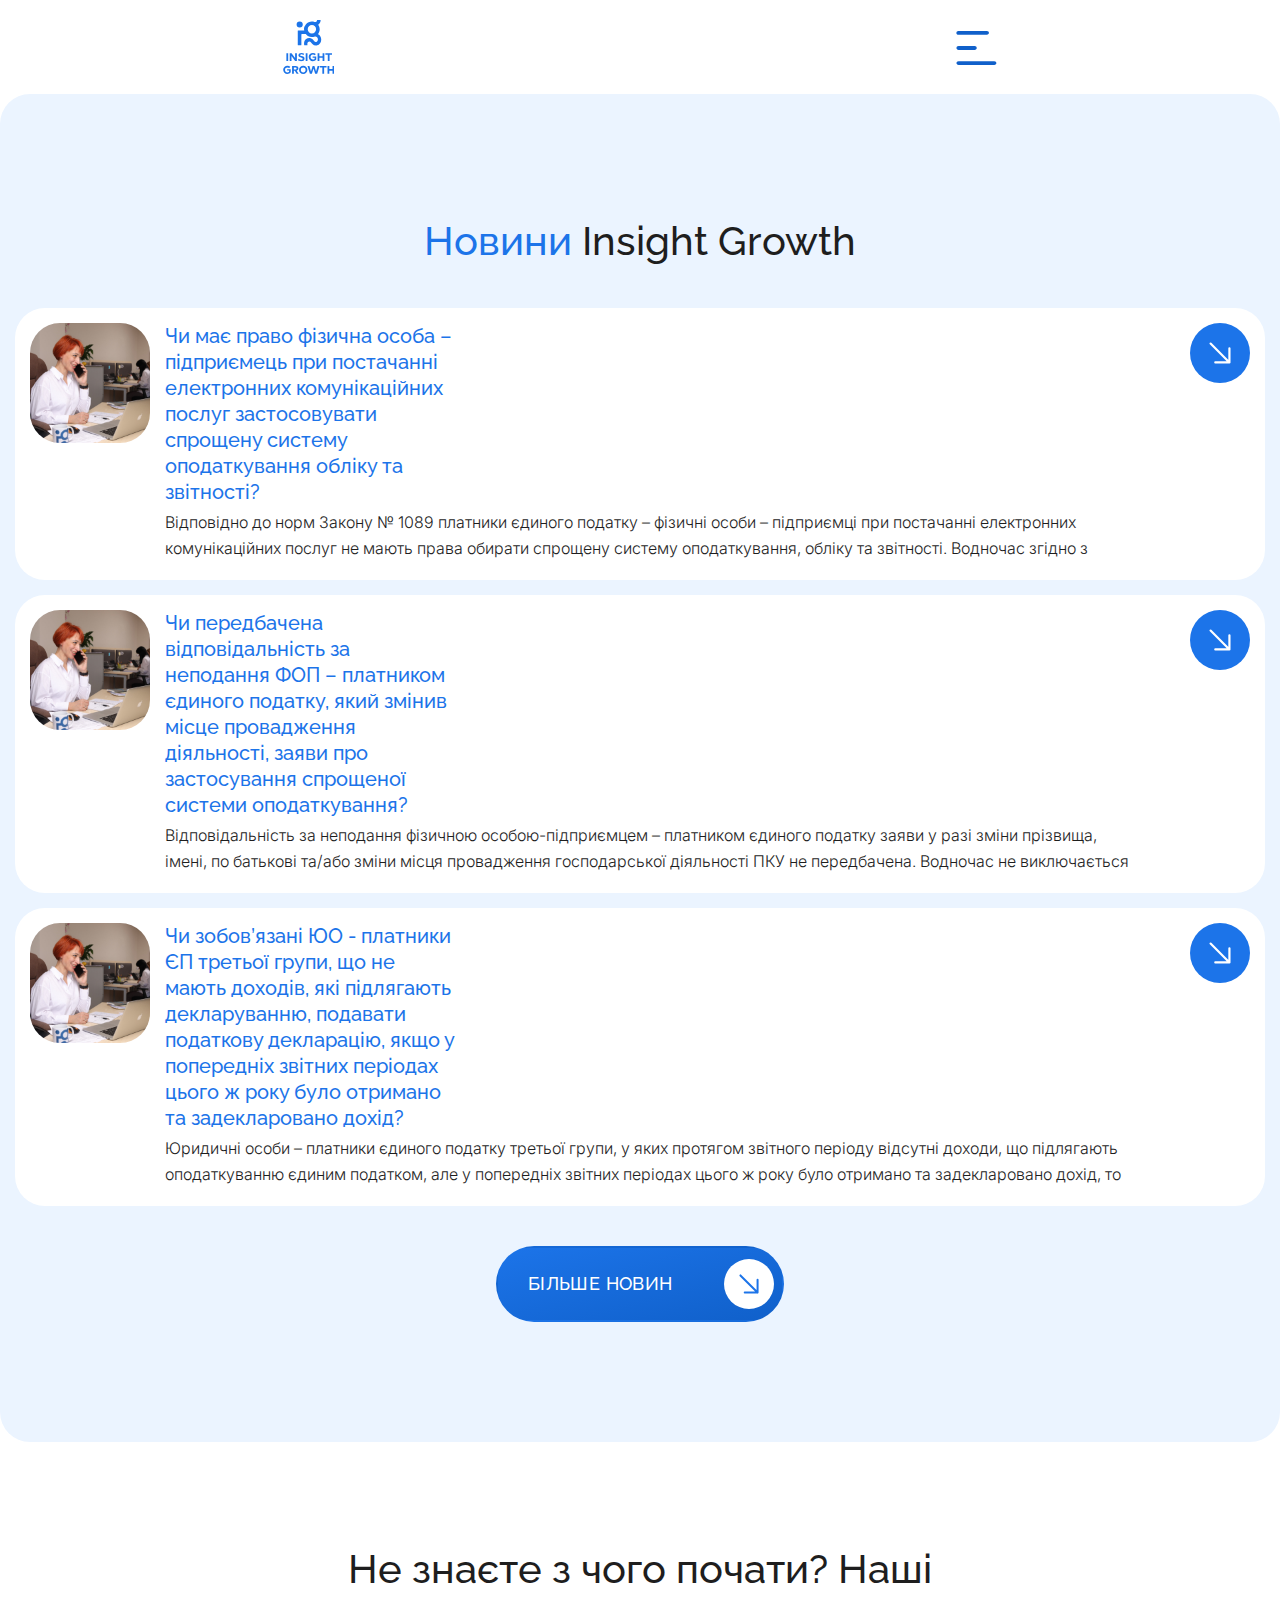
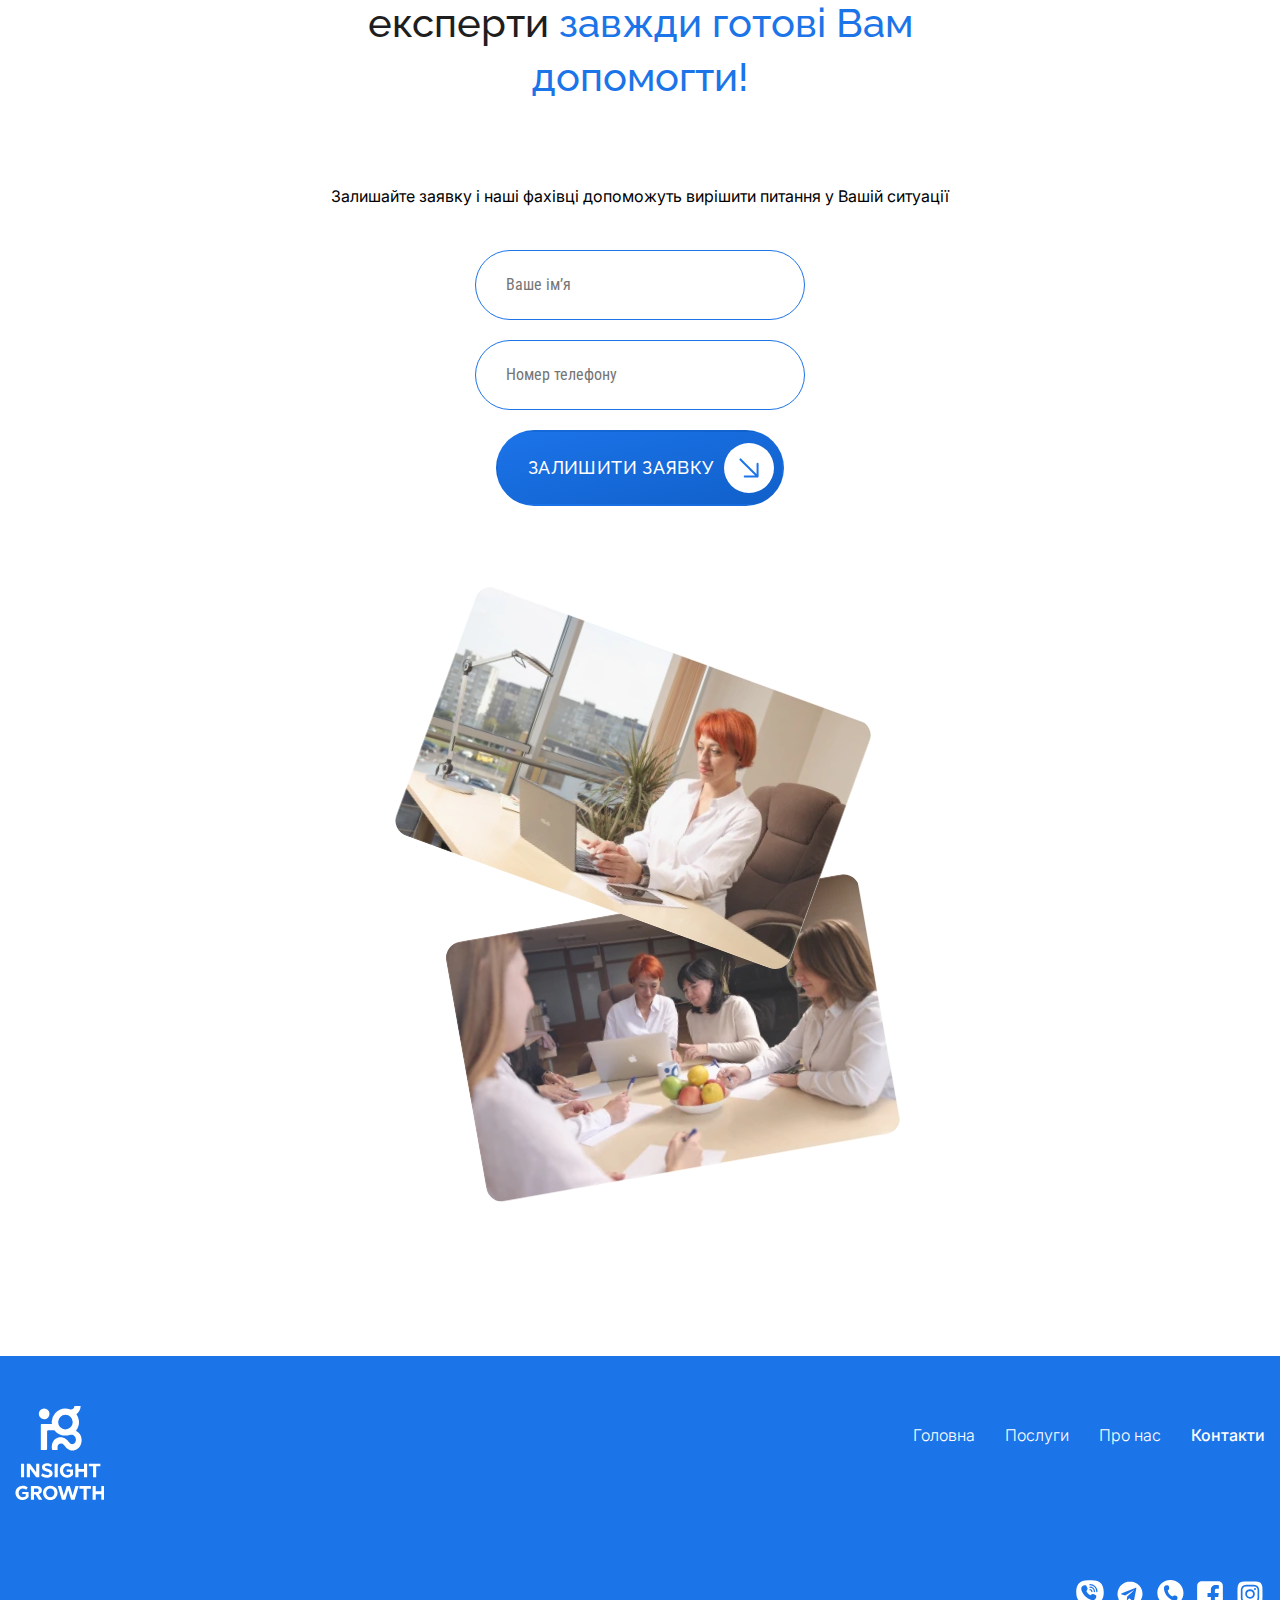
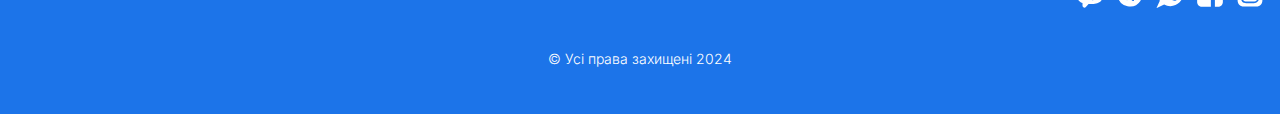
<file: about.html>
<!DOCTYPE html>
<html lang="en">
<head>
    <meta charset="UTF-8">
    <meta name="viewport" content="width=device-width, initial-scale=1.0">
    <title>Document</title>
    <link rel="preconnect" href="https://fonts.googleapis.com">
    <link rel="preconnect" href="https://fonts.gstatic.com" crossorigin>
    <link href="https://fonts.googleapis.com/css2?family=Raleway:wght@500;900&family=Inter:wght@300;400;500;900&family=Roboto+Condensed:wght@300;400;500;900&display=swap" rel="stylesheet">
    <link rel="stylesheet" href="https://cdnjs.cloudflare.com/ajax/libs/modern-normalize/2.0.0/modern-normalize.min.css" integrity="sha512-4xo8blKMVCiXpTaLzQSLSw3KFOVPWhm/TRtuPVc4WG6kUgjH6J03IBuG7JZPkcWMxJ5huwaBpOpnwYElP/m6wg==" crossorigin="anonymous" referrerpolicy="no-referrer"/>
    <link rel="stylesheet" href="./css/main.min.css">
</head>
<body>
<!--Header-->
<header class="header">
    <div class="header__flex container">
        <div class="header__thumb">
            <a class="header__link link" href="./index.html" aria-label="logo">
                <svg class="header__logo" width="39" height="41">
                    <use href="./images/icons.svg#icon-main-logo"></use>
                </svg>
            </a>
            <button class="header__btn js-open-menu" aria-expanded="false" aria-controls="mobile-menu">
                <svg class="header__icon" width="36" height="36" aria-label="Перемикач мобільного меню">
                    <use href="./images/icons.svg#icon-menu"></use>
                </svg>
            </button>
        </div>
        <nav class="site-nav">
            <ul class="site-nav__list list">
                <li class="site-nav__item"><a href="./index.html" class="site-nav__link link">Головна</a></li>
                <li class="site-nav__item">
                    <a  class="site-nav__link link">Послуги</a>
                    <ul class="site-subnav__list list">
                        <li class="site-subnav__item current"><a href="./complex.html" class="site-subnav__link link">Бухгалтерія під ключ</a></li>
                        <li class="site-subnav__item"><a href="./management.html" class="site-subnav__link link">Управлінський облік</a></li>
                        <li class="site-subnav__item"><a href="./personnel.html" class="site-subnav__link link">Кадровий облік</a></li>
                    </ul>
                </li>
                <li class="site-nav__item"><a href="./about.html" class="site-nav__link link current active">Про нас</a></li>
                <li class="site-nav__item"><a href="./contacts.html" class="site-nav__link link">Контакти</a></li>
            </ul>
        </nav>
        <a class="header__call-me link" href="tel:+380972747200">зателефонувати</a>
    </div>
</header>
<main>
<!--Blog news-->
    <section class="news section">
        <h2 class="news__heading"><span class="current">Новини </span>Insight Growth</h2>
        <ul class="news__list list">
            <li class="news__item">
                <img class="news__img" src="./images/general/reviews__test-1.jpg" alt="новина 1">
                <div class="news__thumb">
                    <div class="news__inner">
                        <h5 class="news__title">Чи має право фізична особа – підприємець при постачанні електронних комунікаційних послуг застосовувати спрощену систему оподаткування обліку та звітності?</h5>
                        <div class="news__circ">
                            <svg class="news__icon" width="22" height="22">
                                <use href="./images/icons.svg#icon-ar-down"></use>
                            </svg>
                        </div>
                    </div>
                    <div  class="news__answer">
                        <p class="news__text">Відповідно до норм Закону № 1089 платники єдиного податку – фізичні особи – підприємці при постачанні електронних комунікаційних послуг не мають права обирати спрощену систему оподаткування, обліку та звітності.
                            Водночас згідно з КВЕД-2010 діяльність з надання послуг, доступу до мережі Інтернет не виокремлюється в окремий клас або підклас видів економічної діяльності, а є складовою класів 61.10 – «Діяльність у сфері проводового електрозв’язку», 61.20 – «Діяльність у сфері безпроводового електрозв’язку», 61.30 – «Діяльність у сфері супутникового електрозв’язку» та класу 61.90 – «Інша діяльність у сфері електрозв’язку».
                            Отже, фізичні особи ‒ підприємці, які обрали вищевказані КВЕД-2010 та надають електронні комунікаційні послуги, не мають права застосовувати спрощену систему оподаткування.
                            Такі платники зобов’язані подати заяву та відмовитись від спрощеної системи оподаткування не пізніше ніж за 10 календарних днів до початку нового календарного кварталу (року), тобто до 20 вересня 2024 року.
                            У разі не виконання обов’язку щодо виключення відповідних видів діяльності або переходу на інші податки і збори, то реєстрація по такому платнику може бути анульована шляхом виключення з реєстру платників єдиного податку за рішенням контролюючого органу.</p>
                    </div>
                </div>
            </li>
            <li class="news__item">
                <img class="news__img" src="./images/general/reviews__test-1.jpg" alt="новина 2">
                <div class="news__thumb">
                    <div class="news__inner">
                        <h5 class="news__title">Чи передбачена відповідальність за неподання ФОП – платником єдиного податку, який змінив місце провадження діяльності, заяви про застосування спрощеної системи оподаткування?</h5>
                        <div class="news__circ">
                            <svg class="news__icon" width="22" height="22">
                                <use href="./images/icons.svg#icon-ar-down"></use>
                            </svg>
                        </div>
                    </div>
                    <div  class="news__answer">
                        <p class="news__text">Відповідальність за неподання фізичною особою-підприємцем – платником єдиного податку заяви у разі зміни прізвища, імені, по батькові та/або зміни місця провадження господарської діяльності ПКУ не передбачена.
                            Водночас не виключається анулювання реєстрації платника єдиного податку першої – третьої груп.</p>
                    </div>
                </div>
            </li>
            <li class="news__item">
                <img class="news__img" src="./images/general/reviews__test-1.jpg" alt="новина 3">
                <div class="news__thumb">
                    <div class="news__inner">
                        <h5 class="news__title">Чи зобов’язані ЮО - платники ЄП третьої групи, що не мають доходів, які підлягають декларуванню, подавати податкову декларацію, якщо у попередніх звітних періодах цього ж року було отримано та задекларовано дохід?</h5>
                        <div class="news__circ">
                            <svg class="news__icon" width="22" height="22">
                                <use href="./images/icons.svg#icon-ar-down"></use>
                            </svg>
                        </div>
                    </div>
                    <div  class="news__answer">
                        <p class="news__text">Юридичні  особи – платники єдиного податку третьої групи, у яких протягом звітного періоду відсутні доходи, що підлягають оподаткуванню єдиним податком, але у попередніх звітних періодах цього ж року було отримано та задекларовано дохід, то за поточний звітний період платники мають знову задекларувати отриманий ними раніше дохід (без сплати єдиного податку).</p>
                    </div>
                </div>
            </li>
            <li class="news__item" style="display: none;">
                <img class="news__img" src="./images/general/reviews__test-1.jpg" alt="новина 4">
                <div class="news__thumb">
                    <div class="news__inner">
                        <h5 class="news__title">Чи може юрособа – платник єдиного податку ІІІ групи вносити кошти або майно до статутного капіталу іншої юрособи в обмін на корпоративні права?</h5>
                        <div class="news__circ">
                            <svg class="news__icon" width="22" height="22">
                                <use href="./images/icons.svg#icon-ar-down"></use>
                            </svg>
                        </div>
                    </div>
                    <div  class="news__answer">
                        <p class="news__text">Юридична особа – платник єдиного податку третьої групи може вносити кошти або майно до статутного капіталу іншої юридичної особи (бути засновником іншої юридичної особи).
                            При цьому варто враховувати наступне. Придбання та продаж юридичною особою – платником єдиного податку третьої групи корпоративних прав інших юридичних осіб на постійній основі може розглядатися як фінансове посередництво.</p>
                    </div>
                </div>
            </li>
            <li class="news__item" style="display: none;">
                <img class="news__img" src="./images/general/reviews__test-1.jpg" alt="новина 5">
                <div class="news__thumb">
                    <div class="news__inner">
                        <h5 class="news__title">Яка тривалість операційного дня для реєстрації податкових накладних та/або розрахунків коригування до податкових накладних?</h5>
                        <div class="news__circ">
                            <svg class="news__icon" width="22" height="22">
                                <use href="./images/icons.svg#icon-ar-down"></use>
                            </svg>
                        </div>
                    </div>
                    <div  class="news__answer">
                        <p class="news__text">Тимчасово, на період до припинення або скасування воєнного, надзвичайного стану на території України приймання електронних документів від платників податків здійснюються у робочі дні з 8 години до 20 години.          
                            Операційний день для реєстрації податкових накладних та/або розрахунків коригування, на який припадає граничний строк реєстрації податкових накладних та/або розрахунків коригування, триває з 0 годин 00 хвилин до 24 години 00 хвилин.</p>
                    </div>
                </div>
            </li>
            <li class="news__item" style="display: none;">
                <img class="news__img" src="./images/general/reviews__test-1.jpg" alt="новина 6">
                <div class="news__thumb">
                    <div class="news__inner">
                        <h5 class="news__title">Чи виникає у ФОП обов’язок реєстрації платником ПДВ, якщо така особа протягом року перебувала на спрощеній системі оподаткування та мала обсяг доходу понад 1 млн. грн., припинила державну реєстрацію підприємницької діяльності та після її поновлення в поточному році перебуває на загальній системі оподаткування?</h5>
                        <div class="news__circ">
                            <svg class="news__icon" width="22" height="22">
                                <use href="./images/icons.svg#icon-ar-down"></use>
                            </svg>
                        </div>
                    </div>
                    <div  class="news__answer">
                        <p class="news__text">Виникає у разі, якщо на дату такої реєстрації загальна сума від здійснення операцій із постачання товарів/послуг, місце постачання яких відповідно до ст. 186 ПКУ розташоване на митній території України, що підлягають оподаткуванню ПДВ, протягом останніх 12 календарних місяців сукупно перевищувала 1 000 000 грн. (у тому числі враховуючи період перебування на спрощеній системі оподаткування).</p>
                    </div>
                </div>
            </li>
            <li class="news__item" style="display: none;">
                <img class="news__img" src="./images/general/reviews__test-1.jpg" alt="новина 7">
                <div class="news__thumb">
                    <div class="news__inner">
                        <h5 class="news__title">Щодо відображення показників додатку РІ до податкової декларації з податку на прибуток підприємств, зокрема різниць, що виникають при формуванні забезпечень (резервів).</h5>
                        <div class="news__circ">
                            <svg class="news__icon" width="22" height="22">
                                <use href="./images/icons.svg#icon-ar-down"></use>
                            </svg>
                        </div>
                    </div>
                    <div  class="news__answer">
                        <p class="news__text">Різниці, що виникають при формуванні резервів (забезпечень) визначені статтею 139 ПКУ.
                            За умови відображення у відповідних рядках додатку РІ саме сум витрат на створення (формування, використання створених) забезпечень (резервів) та сум коригування (зменшення) забезпечень (резервів), а не сальдо відповідних бухгалтерських рахунків, буде дотримано вимоги пункту 137.4 статті 137 Кодексу щодо розрахунку податкової декларації з податку на прибуток підприємств наростаючим підсумком.</p>
                    </div>
                </div>
            </li>
        </ul>
        <div class="news__button-wrapper">
            <div class="news__button-background"></div>
            <a class="news__link link"  href="">більше новин<span class="news__circle"><span class="news__decor"><svg class="news__icon" width="20px" height="20px"><use href="./images/icons.svg#icon-ar-down"></use></svg></span></span></a>
        </div>
    </section>
<!--Contact us-->
<section id="contact-us-5" class="contact-us section">
    <div class="contact-us__flex container">
        <div class="contact-us__inner">
            <h2 class="contact-us__heading">Не знаєте з чого почати? Наші експерти <span class="current">завжди готові Вам допомогти!</span></h2>
            <p class="contact-us__text">Залишайте заявку і наші фахівці допоможуть вирішити питання у Вашій ситуації</p>
            <form class="contact-us__form" action="">
                <!-- <label  for=""><input type="text"></label>
                <label  for=""><input type="text"></label>
                <button class="contact-us__button" type="submit"></button> -->
                <input class="contact-us__input" type="text" name="subscripe" placeholder="Ваше імʼя">
                <input class="contact-us__input" type="text" name="subscripe" placeholder="Номер телефону">
                <!-- <button class="contact-us__btn" type="submit">Залишити заявку
                    <a class="contact-us__link">
                        <svg class="contact-us__icon" width="32" height="32">
                            <use href="./images/icons.svg#icon-arrow-right"></use>
                        </svg>
                    </a>
                </button> -->
                <div class="contact-us__button-wrapper">
                    <div class="contact-us__button-background"></div>
                    <a class="contact-us__link link" href="#contact-us-1">залишити заявку<span class="contact-us__circle"><span class="contact-us__decor"><svg class="contact-us__icon" width="20px" height="20px"><use href="./images/icons.svg#icon-ar-down"></use></svg></span></span></a>
                </div>
            </form>
        </div>
        <div class="contact-us__thumb">
            <picture class="contack-us__img-1">
                <source media="(min-width: 1920px)"
                srcset="./images/general\contactus/gen-contactus-1_ulg.webp 1x, ./images/general\contactus/gen-contactus-1_ulg@2x.webp 2x"
                type="image/webp">
                <source media="(min-width: 1920px)"
                srcset="./images/general\contactus/gen-contactus-1_ulg.jpg 1x, ./images/general\contactus/gen-contactus-1_ulg@2x.jpg 2x"
                type="image/jpg">

                <source media="(min-width: 1440px)"
                srcset="./images/general\contactus/gen-contactus-1_lg.webp 1x, ./images/general\contactus/gen-contactus-1_lg@2x.webp 2x"
                type="image/webp">
                <source media="(min-width: 1440px)"
                srcset="./images/general\contactus/gen-contactus-1_lg.jpg 1x, ./images/general\contactus/gen-contactus-1_lg@2x.jpg 2x"
                type="image/jpg">

                <source media="(min-width: 744px)"
                srcset="./images/general\contactus/gen-contactus-1_lg.webp 1x, ./images/general\contactus/gen-contactus-1_lg@2x.webp 2x"
                type="image/webp">
                <source media="(min-width: 744px)"
                srcset="./images/general\contactus/gen-contactus-1_lg.jpg 1x, ./images/general\contactus/gen-contactus-1_lg@2x.jpg 2x"
                type="image/jpg">

                <source media="(max-width: 743px)"
                srcset="./images/general\contactus/gen-contactus-1_sm.webp 1x, ./images/general\contactus/gen-contactus-1_sm@2x.webp 2x"
                type="image/webp">
                <source media="(max-width: 743px)"
                srcset="./images/general\contactus/gen-contactus-1_sm.jpg 1x, ./images/general\contactus/gen-contactus-1_sm@2x.jpg 2x"
                type="image/jpg">
                
                <img class="contact-us__img-1"
                src="./images\general\contactus\gen-contactus-1_lg.jpg"
                alt="керівник говорить по телефону"
                width="420" 
                height="264"
                loading="lazy">
            </picture>
            <picture>
                <source media="(min-width: 1920px)"
                srcset="./images/general\contactus/gen-contactus-2_ulg.webp 1x, ./images/general\contactus/gen-contactus-2_ulg@2x.webp 2x"
                type="image/webp">
                <source media="(min-width: 1920px)"
                srcset="./images/general\contactus/gen-contactus-2_ulg.jpg 1x, ./images/general\contactus/gen-contactus-2_ulg@2x.jpg 2x"
                type="image/jpg">

                <source media="(min-width: 1440px)"
                srcset="./images/general\contactus/gen-contactus-2_lg.webp 1x, ./images/general\contactus/gen-contactus-2_lg@2x.webp 2x"
                type="image/webp">
                <source media="(min-width: 1440px)"
                srcset="./images/general\contactus/gen-contactus-2_lg.jpg 1x, ./images/general\contactus/gen-contactus-2_lg@2x.jpg 2x"
                type="image/jpg">

                <source media="(min-width: 744px)"
                srcset="./images/general\contactus/gen-contactus-2_lg.webp 1x, ./images/general\contactus/gen-contactus-2_lg@2x.webp 2x"
                type="image/webp">
                <source media="(min-width: 744px)"
                srcset="./images/general\contactus/gen-contactus-2_lg.jpg 1x, ./images/general\contactus/gen-contactus-2_lg@2x.jpg 2x"
                type="image/jpg">

                <source media="(max-width: 743px)"
                srcset="./images/general\contactus/gen-contactus-2_sm.webp 1x, ./images/general\contactus/gen-contactus-2_sm@2x.webp 2x"
                type="image/webp">
                <source media="(max-width: 743px)"
                srcset="./images/general\contactus/gen-contactus-2_sm.jpg 1x, ./images/general\contactus/gen-contactus-2_sm@2x.jpg 2x"
                type="image/jpg">
                
                <img class="contact-us__img-2"
                src="./images\general\contactus\gen-contactus-2_lg.jpg"
                alt="керівник говорить по телефону"
                width="420" 
                height="264"
                loading="lazy">
            </picture>
        </div>
    </div>
</section>
    </main>
<!--Footer-->
<footer class="footer">
    <div class="footer__wrap">
        <a class="footer__link link" href="./index.html" aria-label="logo">
            <svg class="footer__logo" width="89" height="94">
                <use href="./images/icons.svg#icon-main-logo"></use>
            </svg>
        </a>
        <div class="footer__inner">
            <nav class="footer-nav">
                <ul class="footer-nav__list list">
                    <li class="footer-nav__item"><a href="./index.html" class="footer-nav__link link">Головна</a></li>
                    <li class="footer-nav__item">
                        <a href="javaScript:void(0);" class="footer-nav__link link">Послуги</a>
                        <ul class="footer-subnav__list list">
                            <li class="footer-subnav__item"><a href="./complex.html" class="footer-subnav__link link">Бухгалтерія під ключ</a></li>
                            <li class="footer-subnav__item"><a href="./management.html" class="footer-subnav__link link">Управлінський облік</a></li>
                            <li class="footer-subnav__item"><a href="./personnel.html" class="footer-subnav__link link">Кадровий облік</a></li>
                        </ul>
                    </li>
                    <li class="footer-nav__item"><a href="./about.html" class="footer-nav__link link">Про нас</a></li>
                    <li class="footer-nav__item"><a href="./contacts.html" class="footer-nav__link link active">Контакти</a></li>
                </ul>
            </nav>
            <ul class="socials-footer__list list">
                <li class="socials-footer__item">
                    <a class="socials-footer__link link" href="viber://chat?number=+380972747200" target="_blank"  rel="noreferrer noopener" aria-label="viber">
                        <svg class="socials-footer__icon" width="30" height="30">
                            <use href="./images/icons.svg#icon-viber"></use>
                        </svg>
                    </a>
                </li>
                <li class="socials-footer__item">
                    <a class="socials-footer__link link" href="tg://resolve?domain=documUkraine" target="_blank"  rel="noreferrer noopener" aria-label="telegram">
                        <svg class="socials-footer__icon" width="30" height="30">
                            <use href="./images/icons.svg#icon-telegram"></use>
                        </svg>
                    </a>
                </li>
                <li class="socials-footer__item">
                    <a class="socials-footer__link link" href="whatsapp://send?phone=+380972747200" target="_blank" rel="noreferrer noopener" aria-label="whatsapp">
                        <svg class="socials-footer__icon" width="30" height="30">
                            <use href="./images/icons.svg#icon-whats-app"></use>
                        </svg>
                    </a>
                </li>
                <li class="socials-footer__item">
                    <a class="socials-footer__link link" href="https://www.facebook.com/share/meZ2NuYF4pqBoREd?site" target="_blank" rel="noreferrer noopener" aria-label="facebook">
                        <svg class="socials-footer__icon" width="30" height="30">
                            <use href="./images/icons.svg#icon-facebook"></use>
                        </svg>
                    </a>
                </li>
                <li class="socials-footer__item">
                    <a class="socials-footer__link link" href="https://www.instagram.com/viramatviiv?site" target="_blank" rel="noreferrer noopener" aria-label="instagram">
                        <svg class="socials-footer__icon" width="30" height="30">
                            <use href="./images/icons.svg#icon-instagram"></use>
                        </svg>
                    </a>
                </li>
            </ul>
        </div>
    </div>
    <a class="footer_policy link" href="">&#169; Усі права захищені 2024</a>
</footer>
<!--Mobile menu-->
    <div class="mobile-menu__nav js-menu-container" id="mobile-menu">
        <div class="mobile-menu__thumb">
            <a class="mobile-menu__link" href="./index.html">
                <svg class="mobile-menu__logo" width="39" height="41">
                    <use href="./images/icons.svg#icon-main-logo"></use>
                </svg>
            </a>
            <button class="mobile-menu__close-btn js-close-menu">
                <svg class="mobile-menu__close-icon" width="26" height="26">
                    <use href="./images/icons.svg#icon-close"></use>
                </svg>
            </button>
        </div>
        <nav class="mob-nav">
            <ul class="mob-nav__list list">
                <li class="mob-nav__item"><a href="./index.html" class="mob-nav__link link">Головна</a></li>
                <li class="mob-nav__item">
                    <a href="javaScript:void(0);" class="mob-nav__link link">Послуги</a>
                    <ul class="mob-subnav__list list">
                        <li class="mob-subnav__item"><a href="./complex.html" class="mob-subnav__link link">Бухгалтерія під ключ</a></li>
                        <li class="mob-subnav__item"><a href="./management.html" class="mob-subnav__link link">Управлінський облік</a></li>
                        <li class="mob-subnav__item"><a href="./personnel.html" class="mob-subnav__link link">Кадровий облік</a></li>
                    </ul>
                </li>
                <li class="mob-nav__item"><a href="./about.html" class="mob-nav__link link active">Про нас</a></li>
                <li class="mob-nav__item"><a href="./contacts.html" class="mob-nav__link link">Контакти</a></li>
            </ul>
        </nav>
        <a class="mob-nav__call-me link" href="tel:+380972747200">зателефонувати</a>
    </div>
    <script src="./js/jquery.js"></script>
    <script src="./js/body-scroll-lock.js"></script>
    <script defer src="./js/mobile-menu.js"></script>
    <script defer src="./js/news.js"></script>
</body>
</html>
</file>
